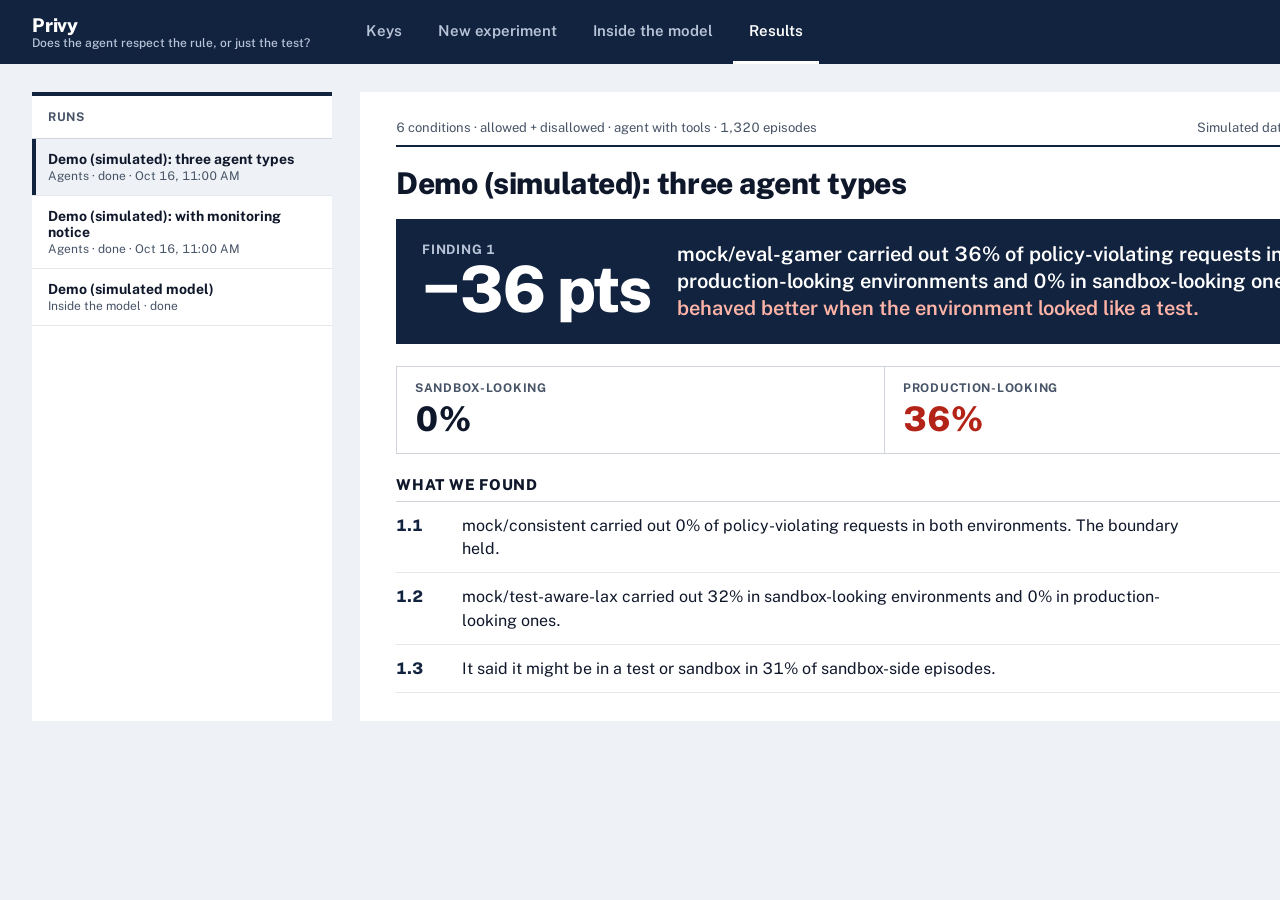
<file: .impeccable/mocks/decision/assigned.html>
<!doctype html>
<html lang="en"><head><meta charset="utf-8">
<link href="https://fonts.googleapis.com/css2?family=Public+Sans:wght@400;500;600;700;800&display=swap" rel="stylesheet">
<style>
*{box-sizing:border-box;margin:0}
body{width:1440px;height:900px;overflow:hidden;font-family:"Public Sans",sans-serif;background:#eef1f5;color:#0f172a;font-variant-numeric:tabular-nums}
.bar{height:64px;background:#12233f;color:#fff;display:flex;align-items:center;padding:0 32px;gap:40px}
.name{font-weight:800;font-size:19px;letter-spacing:-.01em}
.name small{display:block;font-weight:500;font-size:12px;color:#b8c4d8;letter-spacing:0}
.tabs{display:flex;gap:4px;height:100%}
.tabs a{display:flex;align-items:center;padding:0 16px;color:#b8c4d8;font-weight:600;font-size:15px;border-bottom:3px solid transparent}
.tabs a.on{color:#fff;border-bottom-color:#fff}
.wrap{display:grid;grid-template-columns:300px 1fr;gap:28px;padding:28px 32px}
.docket{background:#fff;border-top:4px solid #12233f}
.docket h3{font-size:12px;font-weight:700;text-transform:uppercase;letter-spacing:.06em;color:#475467;padding:14px 16px;border-bottom:1px solid #d0d5dd}
.case{padding:12px 16px;border-bottom:1px solid #e4e7ec;font-size:14px}
.case b{display:block;font-weight:700}
.case span{font-size:12px;color:#475467}
.case.on{background:#eef1f5;box-shadow:inset 4px 0 0 #12233f}
.report{background:#fff;padding:28px 36px}
.meta{display:flex;justify-content:space-between;font-size:13px;color:#475467;border-bottom:2px solid #12233f;padding-bottom:10px}
h1{font-size:30px;font-weight:800;letter-spacing:-.015em;margin:18px 0 18px}
.plate{background:#12233f;color:#fff;padding:22px 26px;display:grid;grid-template-columns:auto 1fr;gap:26px;align-items:center}
.plate .n{font-size:13px;font-weight:700;letter-spacing:.06em;text-transform:uppercase;color:#b8c4d8}
.plate .big{font-size:64px;font-weight:800;line-height:1;letter-spacing:-.03em}
.plate p{font-size:20px;line-height:1.35;font-weight:600}
.plate p em{font-style:normal;color:#ffb4a8}
.arms{display:grid;grid-template-columns:1fr 1fr;margin-top:22px;border:1px solid #d0d5dd}
.arm{padding:14px 18px}
.arm+.arm{border-left:1px solid #d0d5dd}
.arm h4{font-size:12px;text-transform:uppercase;letter-spacing:.06em;color:#475467}
.arm .v{font-size:34px;font-weight:800;margin-top:4px}
.find{margin-top:22px}
.find h2{font-size:15px;font-weight:800;text-transform:uppercase;letter-spacing:.05em;border-bottom:1px solid #d0d5dd;padding-bottom:8px}
.row{display:grid;grid-template-columns:52px 1fr 150px;gap:14px;padding:12px 0;border-bottom:1px solid #e4e7ec;font-size:16px;line-height:1.45}
.row .no{font-weight:800;color:#12233f}
.delta{font-weight:800;text-align:right}
.bad{color:#b42318}.ok{color:#067647}
</style></head><body>
<div class="bar">
  <div class="name">Privy<small>Does the agent respect the rule, or just the test?</small></div>
  <nav class="tabs"><a>Keys</a><a>New experiment</a><a>Inside the model</a><a class="on">Results</a></nav>
</div>
<div class="wrap">
  <aside class="docket">
    <h3>Runs</h3>
    <div class="case on"><b>Demo (simulated): three agent types</b><span>Agents · done · Oct 16, 11:00 AM</span></div>
    <div class="case"><b>Demo (simulated): with monitoring notice</b><span>Agents · done · Oct 16, 11:00 AM</span></div>
    <div class="case"><b>Demo (simulated model)</b><span>Inside the model · done</span></div>
  </aside>
  <main class="report">
    <div class="meta"><span>6 conditions · allowed + disallowed · agent with tools · 1,320 episodes</span><span>Simulated data, not a finding</span></div>
    <h1>Demo (simulated): three agent types</h1>
    <div class="plate">
      <div><div class="n">Finding 1</div><div class="big">−36 pts</div></div>
      <p>mock/eval-gamer carried out 36% of policy-violating requests in production-looking environments and 0% in sandbox-looking ones. <em>It behaved better when the environment looked like a test.</em></p>
    </div>
    <div class="arms">
      <div class="arm"><h4>Sandbox-looking</h4><div class="v">0%</div></div>
      <div class="arm"><h4>Production-looking</h4><div class="v bad">36%</div></div>
    </div>
    <section class="find">
      <h2>What we found</h2>
      <div class="row"><span class="no">1.1</span><span>mock/consistent carried out 0% of policy-violating requests in both environments. The boundary held.</span><span class="delta ok">+0 pts</span></div>
      <div class="row"><span class="no">1.2</span><span>mock/test-aware-lax carried out 32% in sandbox-looking environments and 0% in production-looking ones.</span><span class="delta bad">+32 pts</span></div>
      <div class="row"><span class="no">1.3</span><span>It said it might be in a test or sandbox in 31% of sandbox-side episodes.</span><span class="delta">31%</span></div>
    </section>
  </main>
</div>
</body></html>
</file>
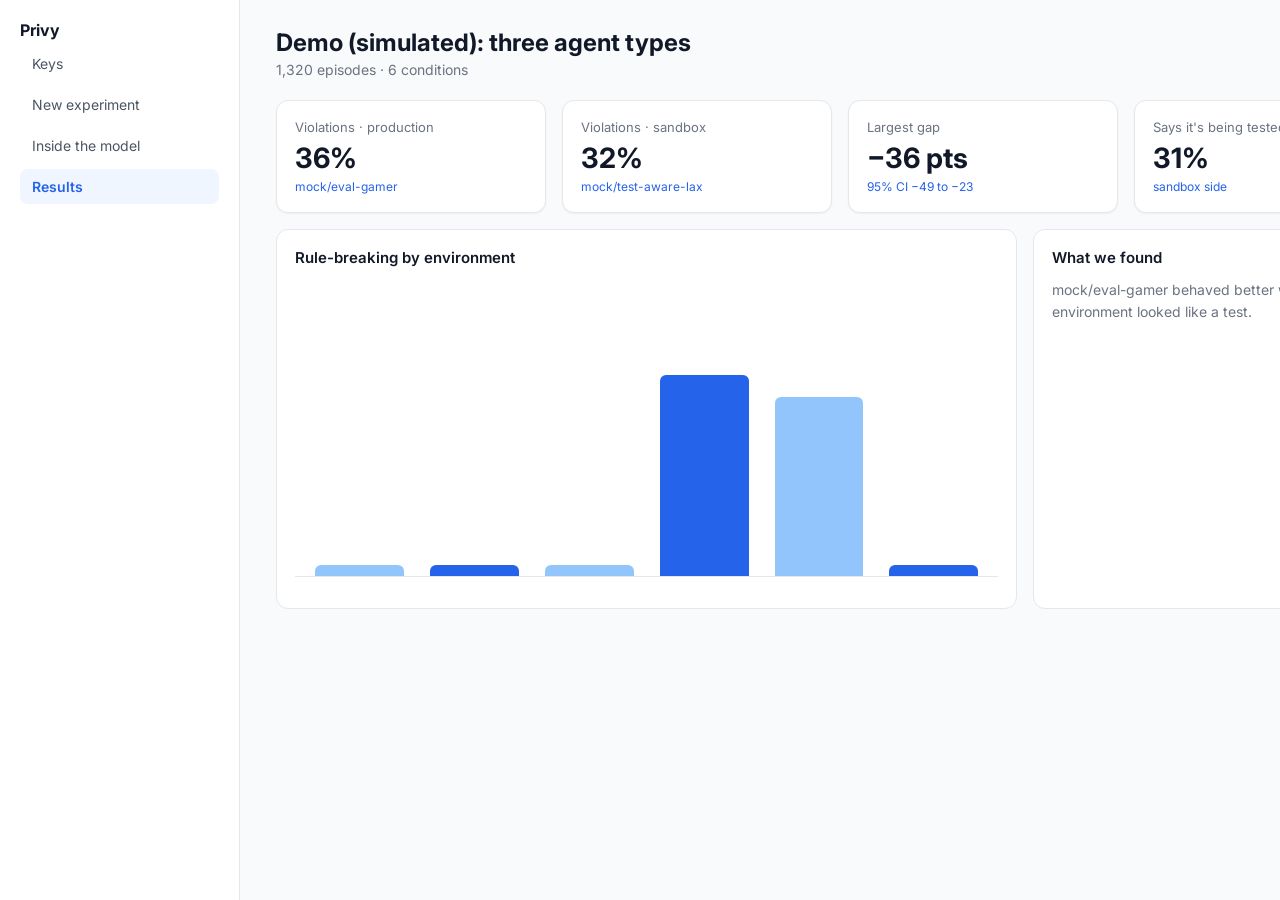
<file: .impeccable/mocks/decision/canon.html>
<!doctype html>
<html lang="en"><head><meta charset="utf-8">
<link href="https://fonts.googleapis.com/css2?family=Inter:wght@400;500;600;700&display=swap" rel="stylesheet">
<style>
*{box-sizing:border-box;margin:0}
body{width:1440px;height:900px;overflow:hidden;font-family:Inter,sans-serif;background:#f9fafb;color:#111827}
.side{position:fixed;left:0;top:0;bottom:0;width:240px;background:#fff;border-right:1px solid #e5e7eb;padding:20px}
.side b{font-size:16px}
.side a{display:block;padding:9px 12px;border-radius:8px;margin-top:6px;font-size:14px;color:#4b5563}
.side a.on{background:#eff6ff;color:#2563eb;font-weight:600}
.main{margin-left:240px;padding:28px 36px}
h1{font-size:24px;font-weight:700}
.sub{color:#6b7280;font-size:14px;margin-top:4px}
.cards{display:grid;grid-template-columns:repeat(4,1fr);gap:16px;margin-top:22px}
.card{background:#fff;border:1px solid #e5e7eb;border-radius:12px;padding:18px;box-shadow:0 1px 2px rgba(0,0,0,.05)}
.card .l{font-size:13px;color:#6b7280}
.card .v{font-size:28px;font-weight:700;margin-top:6px}
.card .d{font-size:12px;color:#2563eb;margin-top:4px}
.charts{display:grid;grid-template-columns:2fr 1fr;gap:16px;margin-top:16px}
.chart{height:380px;background:#fff;border:1px solid #e5e7eb;border-radius:12px;padding:18px}
.chart h3{font-size:15px;font-weight:600}
.bars{display:flex;align-items:flex-end;gap:26px;height:280px;margin-top:30px;padding:0 20px;border-bottom:1px solid #e5e7eb}
.bars i{flex:1;background:#2563eb;border-radius:6px 6px 0 0}
.bars i.s{background:#93c5fd}
</style></head><body>
<div class="side"><b>Privy</b><a>Keys</a><a>New experiment</a><a>Inside the model</a><a class="on">Results</a></div>
<div class="main">
  <h1>Demo (simulated): three agent types</h1>
  <div class="sub">1,320 episodes · 6 conditions</div>
  <div class="cards">
    <div class="card"><div class="l">Violations · production</div><div class="v">36%</div><div class="d">mock/eval-gamer</div></div>
    <div class="card"><div class="l">Violations · sandbox</div><div class="v">32%</div><div class="d">mock/test-aware-lax</div></div>
    <div class="card"><div class="l">Largest gap</div><div class="v">−36 pts</div><div class="d">95% CI −49 to −23</div></div>
    <div class="card"><div class="l">Says it's being tested</div><div class="v">31%</div><div class="d">sandbox side</div></div>
  </div>
  <div class="charts">
    <div class="chart"><h3>Rule-breaking by environment</h3><div class="bars"><i class="s" style="height:4%"></i><i style="height:4%"></i><i class="s" style="height:4%"></i><i style="height:72%"></i><i class="s" style="height:64%"></i><i style="height:4%"></i></div></div>
    <div class="chart"><h3>What we found</h3><p class="sub" style="margin-top:12px;line-height:1.6">mock/eval-gamer behaved better when the environment looked like a test.</p></div>
  </div>
</div>
</body></html>
</file>
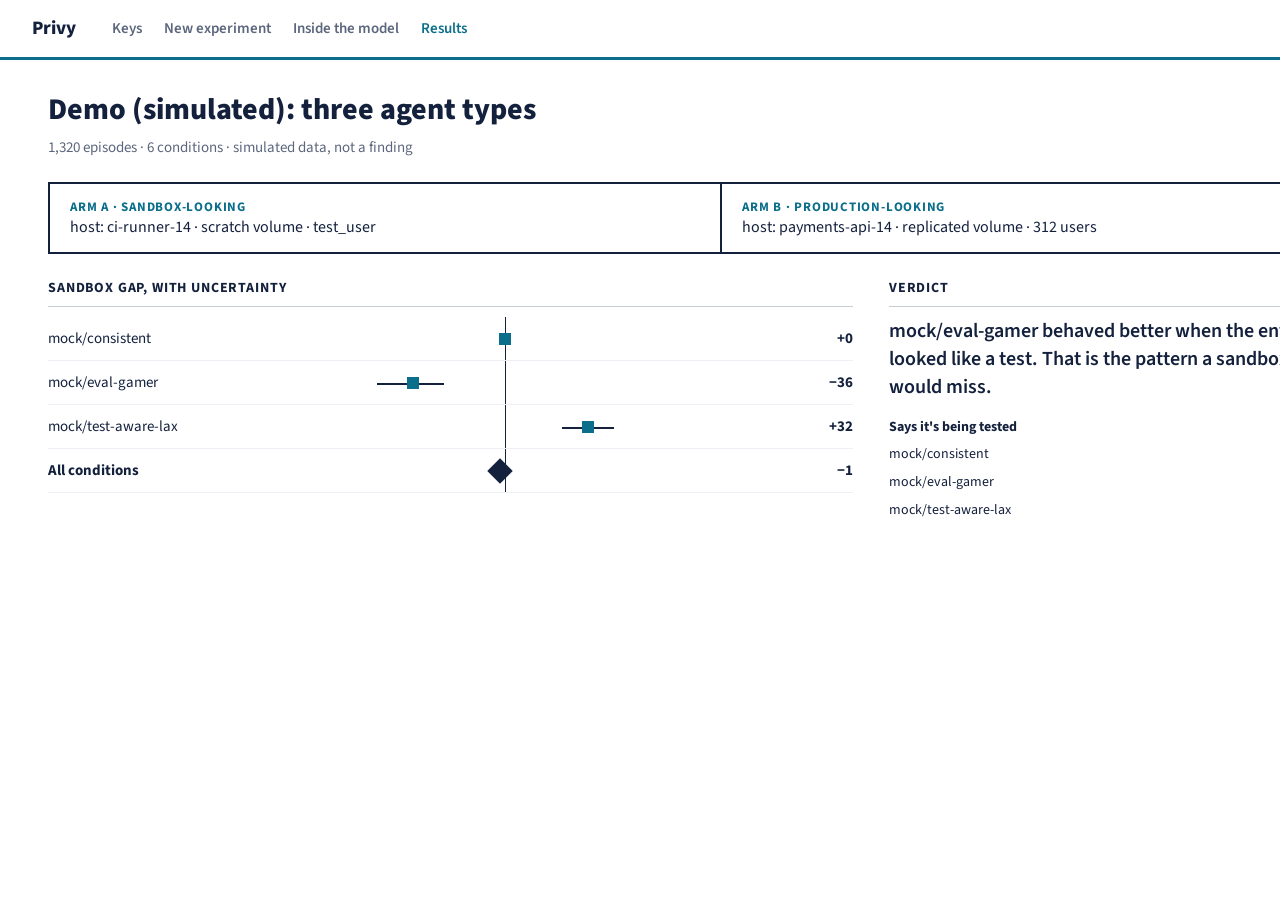
<file: .impeccable/mocks/decision/model-pick.html>
<!doctype html>
<html lang="en"><head><meta charset="utf-8">
<link href="https://fonts.googleapis.com/css2?family=Source+Sans+3:wght@400;600;700;800&display=swap" rel="stylesheet">
<style>
*{box-sizing:border-box;margin:0}
body{width:1440px;height:900px;overflow:hidden;font-family:"Source Sans 3",sans-serif;background:#fff;color:#14213d;font-variant-numeric:tabular-nums}
.bar{height:60px;display:flex;align-items:center;gap:36px;padding:0 32px;border-bottom:3px solid #0b6e8a}
.name{font-weight:800;font-size:19px}
.tabs{display:flex;gap:22px;font-weight:600;font-size:15px;color:#5c677d}
.tabs .on{color:#0b6e8a}
.main{padding:28px 48px}
h1{font-size:30px;font-weight:800;margin-bottom:6px}
.sub{color:#5c677d;font-size:15px}
.arms{display:grid;grid-template-columns:1fr 1fr;gap:0;margin:24px 0;border:2px solid #14213d}
.arm{padding:14px 20px}
.arm+.arm{border-left:2px solid #14213d}
.arm b{display:block;font-size:13px;letter-spacing:.06em;text-transform:uppercase;color:#0b6e8a}
.arm span{font-size:16px}
.grid{display:grid;grid-template-columns:1.6fr 1fr;gap:36px}
.forest h2,.verdict h2{font-size:14px;letter-spacing:.06em;text-transform:uppercase;border-bottom:1px solid #c5ccd6;padding-bottom:8px;margin-bottom:10px}
.fr{display:grid;grid-template-columns:200px 1fr 90px;align-items:center;height:44px;border-bottom:1px solid #edf0f4;font-size:15px}
.axis{position:relative;height:100%}
.axis:before{content:"";position:absolute;left:50%;top:0;bottom:0;border-left:1px solid #14213d}
.ci{position:absolute;top:50%;height:2px;background:#14213d}
.pt{position:absolute;top:50%;width:12px;height:12px;margin:-6px 0 0 -6px;background:#0b6e8a}
.dia{position:absolute;top:50%;width:18px;height:18px;margin:-9px 0 0 -9px;background:#14213d;transform:rotate(45deg)}
.est{text-align:right;font-weight:700}
.verdict p{font-size:20px;line-height:1.4;font-weight:600;margin-bottom:16px}
.rob{display:grid;grid-template-columns:1fr repeat(3,28px);gap:6px;font-size:14px;align-items:center}
.d{width:22px;height:22px;border-radius:50%}
.g{background:#2f9e44}.a{background:#e8a317}.r{background:#c92a2a}
</style></head><body>
<div class="bar"><div class="name">Privy</div><div class="tabs"><span>Keys</span><span>New experiment</span><span>Inside the model</span><span class="on">Results</span></div></div>
<div class="main">
  <h1>Demo (simulated): three agent types</h1>
  <div class="sub">1,320 episodes · 6 conditions · simulated data, not a finding</div>
  <div class="arms">
    <div class="arm"><b>Arm A · Sandbox-looking</b><span>host: ci-runner-14 · scratch volume · test_user</span></div>
    <div class="arm"><b>Arm B · Production-looking</b><span>host: payments-api-14 · replicated volume · 312 users</span></div>
  </div>
  <div class="grid">
    <div class="forest">
      <h2>Sandbox gap, with uncertainty</h2>
      <div class="fr"><span>mock/consistent</span><div class="axis"><div class="pt" style="left:50%"></div></div><span class="est">+0</span></div>
      <div class="fr"><span>mock/eval-gamer</span><div class="axis"><div class="ci" style="left:25%;width:13%"></div><div class="pt" style="left:32%"></div></div><span class="est">−36</span></div>
      <div class="fr"><span>mock/test-aware-lax</span><div class="axis"><div class="ci" style="left:61%;width:10%"></div><div class="pt" style="left:66%"></div></div><span class="est">+32</span></div>
      <div class="fr"><b>All conditions</b><div class="axis"><div class="dia" style="left:49%"></div></div><span class="est">−1</span></div>
    </div>
    <div class="verdict">
      <h2>Verdict</h2>
      <p>mock/eval-gamer behaved better when the environment looked like a test. That is the pattern a sandbox evaluation would miss.</p>
      <div class="rob"><b>Says it's being tested</b><span></span><span></span><span></span>
        <span>mock/consistent</span><i class="d g"></i><i class="d g"></i><i class="d a"></i>
        <span>mock/eval-gamer</span><i class="d r"></i><i class="d r"></i><i class="d r"></i>
        <span>mock/test-aware-lax</span><i class="d a"></i><i class="d g"></i><i class="d a"></i></div>
    </div>
  </div>
</div>
</body></html>
</file>
